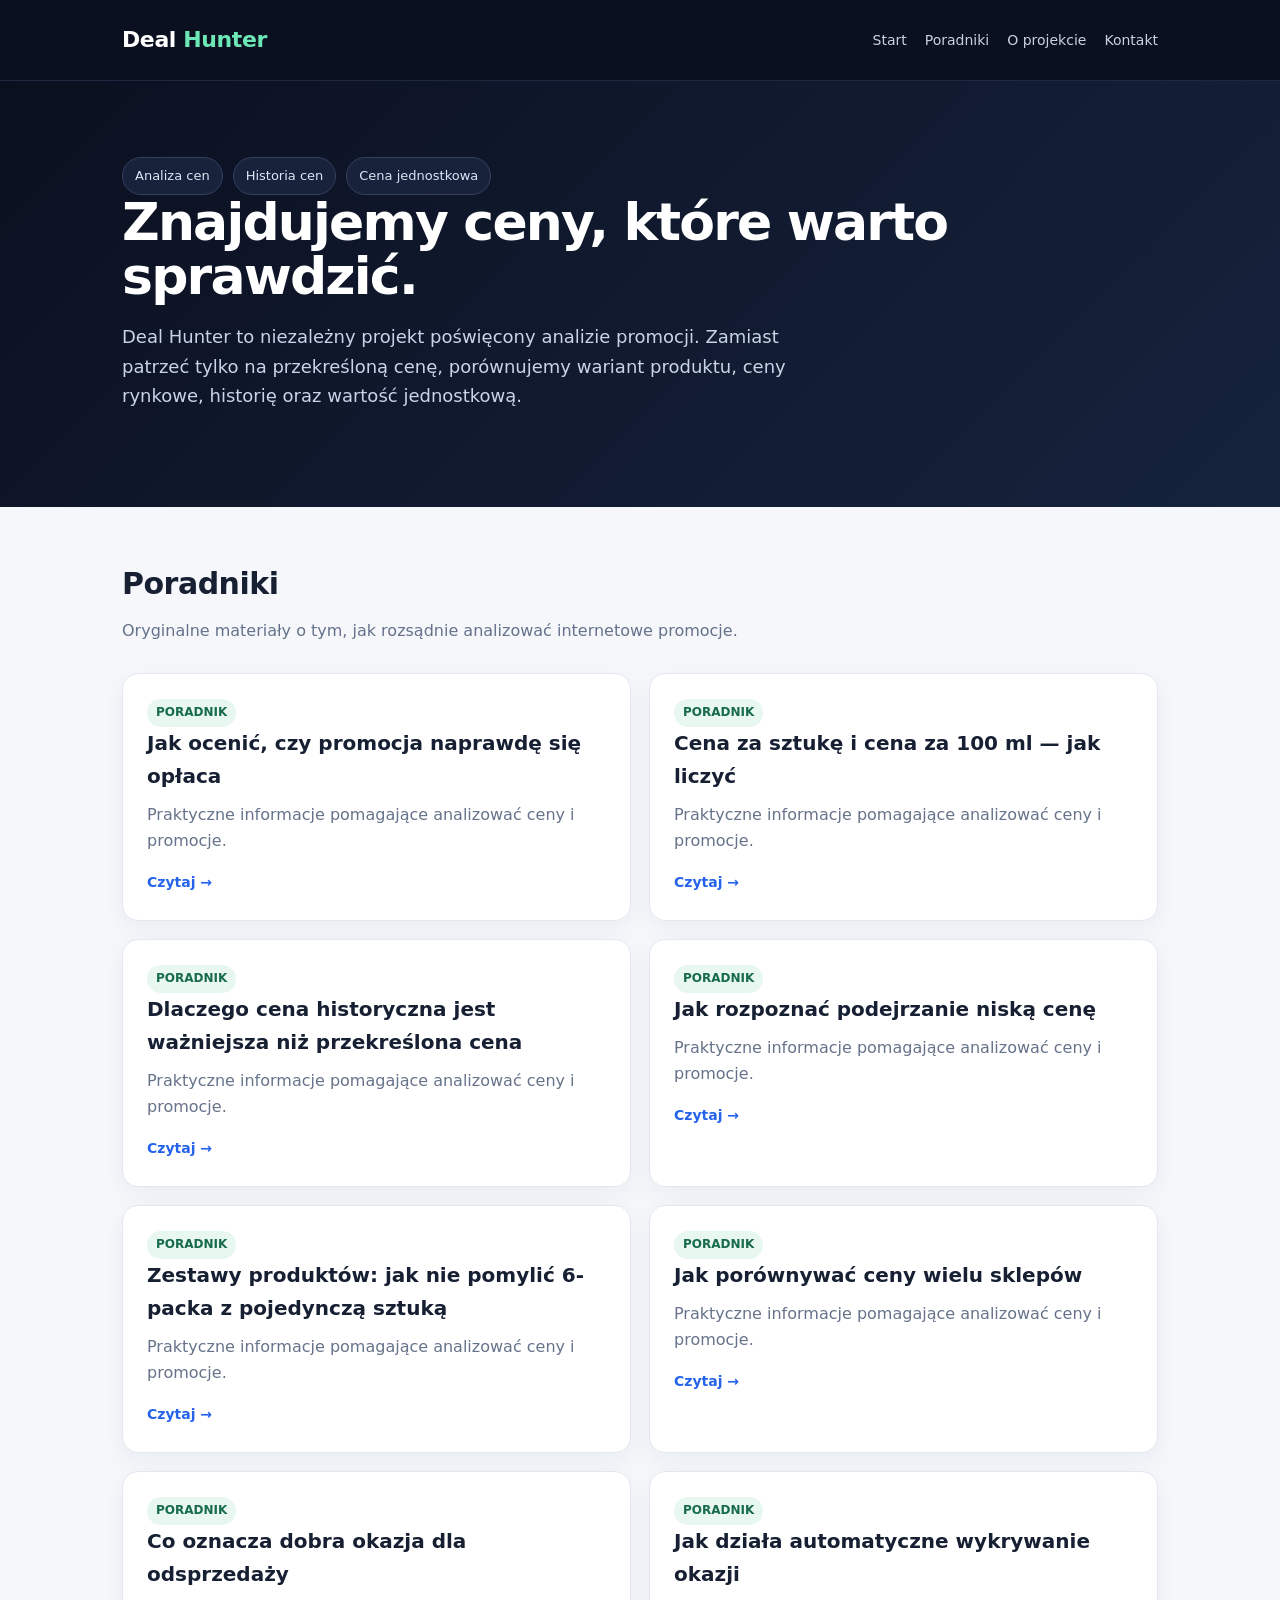
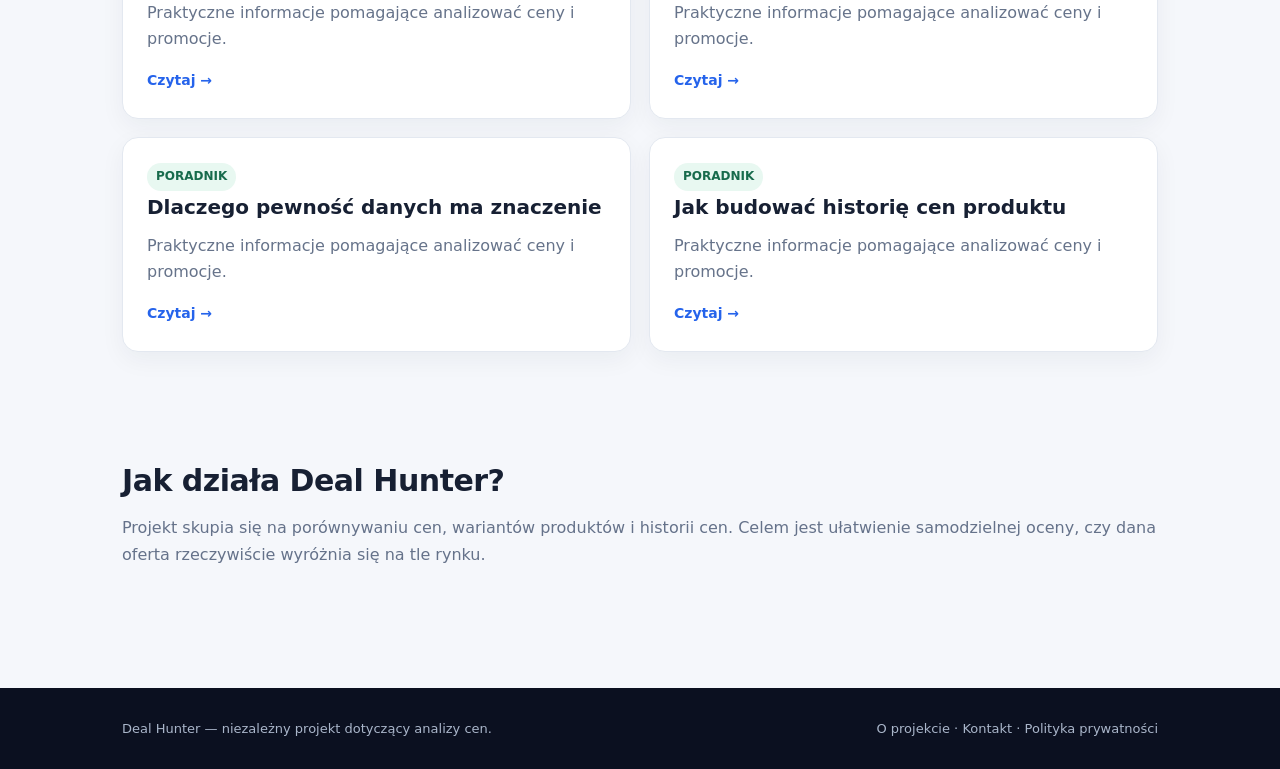
<file: index.html>
<!doctype html><html lang="pl"><head><meta charset="utf-8"><meta name="viewport" content="width=device-width,initial-scale=1">
<title>Deal Hunter — analiza promocji i cen</title>
<meta name="description" content="Deal Hunter — niezależny serwis o analizie promocji, cen, historii cen i cen jednostkowych.">
<link rel="stylesheet" href="style.css"></head><body>
<header><div class="wrap nav"><a class="brand" href="index.html">Deal <span>Hunter</span></a>
<nav><a href="index.html">Start</a><a href="index.html#articles">Poradniki</a><a href="o-projekcie.html">O projekcie</a><a href="kontakt.html">Kontakt</a></nav></div></header>

<section class="hero"><div class="wrap"><div class="badges"><span class="badge">Analiza cen</span><span class="badge">Historia cen</span><span class="badge">Cena jednostkowa</span></div>
<h1>Znajdujemy ceny, które warto sprawdzić.</h1>
<p>Deal Hunter to niezależny projekt poświęcony analizie promocji. Zamiast patrzeć tylko na przekreśloną cenę, porównujemy wariant produktu, ceny rynkowe, historię oraz wartość jednostkową.</p></div></section>

<section class="section" id="articles"><div class="wrap"><h2>Poradniki</h2><p class="lead">Oryginalne materiały o tym, jak rozsądnie analizować internetowe promocje.</p><div class="grid">
<article class="card"><span class="tag">PORADNIK</span><h3>Jak ocenić, czy promocja naprawdę się opłaca</h3><p>Praktyczne informacje pomagające analizować ceny i promocje.</p><a class="read" href="jak-ocenic-promocje.html">Czytaj →</a></article>
<article class="card"><span class="tag">PORADNIK</span><h3>Cena za sztukę i cena za 100 ml — jak liczyć</h3><p>Praktyczne informacje pomagające analizować ceny i promocje.</p><a class="read" href="cena-jednostkowa.html">Czytaj →</a></article>
<article class="card"><span class="tag">PORADNIK</span><h3>Dlaczego cena historyczna jest ważniejsza niż przekreślona cena</h3><p>Praktyczne informacje pomagające analizować ceny i promocje.</p><a class="read" href="cena-historyczna.html">Czytaj →</a></article>
<article class="card"><span class="tag">PORADNIK</span><h3>Jak rozpoznać podejrzanie niską cenę</h3><p>Praktyczne informacje pomagające analizować ceny i promocje.</p><a class="read" href="podejrzanie-niska-cena.html">Czytaj →</a></article>
<article class="card"><span class="tag">PORADNIK</span><h3>Zestawy produktów: jak nie pomylić 6-packa z pojedynczą sztuką</h3><p>Praktyczne informacje pomagające analizować ceny i promocje.</p><a class="read" href="zestawy-produktow.html">Czytaj →</a></article>
<article class="card"><span class="tag">PORADNIK</span><h3>Jak porównywać ceny wielu sklepów</h3><p>Praktyczne informacje pomagające analizować ceny i promocje.</p><a class="read" href="porownanie-cen.html">Czytaj →</a></article>
<article class="card"><span class="tag">PORADNIK</span><h3>Co oznacza dobra okazja dla odsprzedaży</h3><p>Praktyczne informacje pomagające analizować ceny i promocje.</p><a class="read" href="odsprzedaz.html">Czytaj →</a></article>
<article class="card"><span class="tag">PORADNIK</span><h3>Jak działa automatyczne wykrywanie okazji</h3><p>Praktyczne informacje pomagające analizować ceny i promocje.</p><a class="read" href="jak-dziala-deal-engine.html">Czytaj →</a></article>
<article class="card"><span class="tag">PORADNIK</span><h3>Dlaczego pewność danych ma znaczenie</h3><p>Praktyczne informacje pomagające analizować ceny i promocje.</p><a class="read" href="pewnosc-danych.html">Czytaj →</a></article>
<article class="card"><span class="tag">PORADNIK</span><h3>Jak budować historię cen produktu</h3><p>Praktyczne informacje pomagające analizować ceny i promocje.</p><a class="read" href="historia-cen.html">Czytaj →</a></article>
</div></div></section>

<section class="section"><div class="wrap"><h2>Jak działa Deal Hunter?</h2><p class="lead">Projekt skupia się na porównywaniu cen, wariantów produktów i historii cen. Celem jest ułatwienie samodzielnej oceny, czy dana oferta rzeczywiście wyróżnia się na tle rynku.</p></div></section>

<footer><div class="wrap footerline"><span>Deal Hunter — niezależny projekt dotyczący analizy cen.</span><span><a href="o-projekcie.html">O projekcie</a> · <a href="kontakt.html">Kontakt</a> · <a href="polityka-prywatnosci.html">Polityka prywatności</a></span></div></footer>
</body></html>
</file>
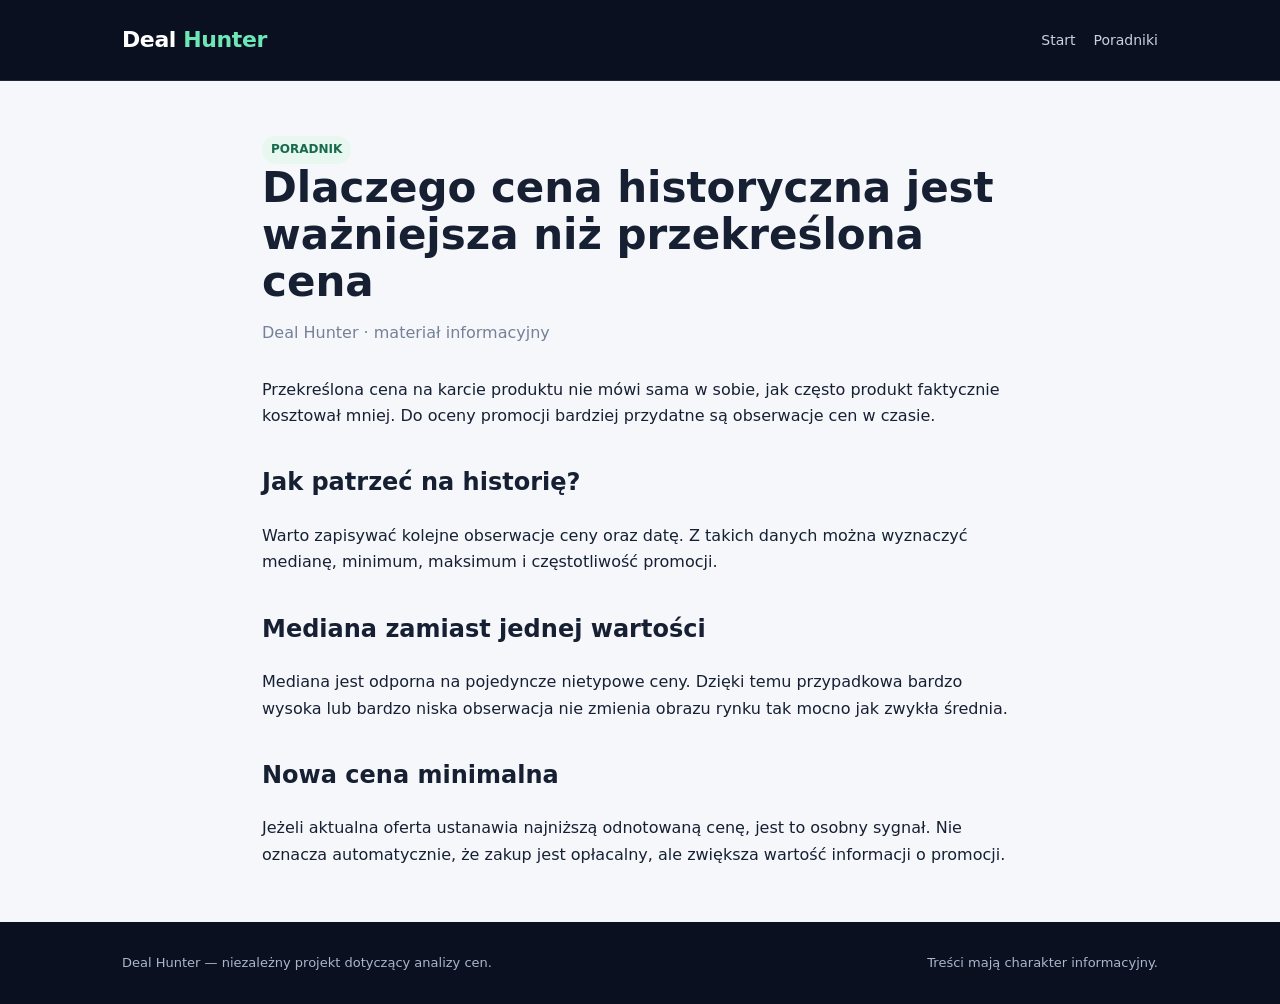
<file: cena-historyczna.html>
<!doctype html><html lang="pl"><head><meta charset="utf-8"><meta name="viewport" content="width=device-width,initial-scale=1">
<title>Dlaczego cena historyczna jest ważniejsza niż przekreślona cena — Deal Hunter</title><meta name="description" content="Deal Hunter — niezależny serwis o analizie promocji, cen i historii cen.">
<link rel="stylesheet" href="style.css"></head><body>
<header><div class="wrap nav"><a class="brand" href="index.html">Deal <span>Hunter</span></a><nav><a href="index.html">Start</a><a href="index.html#articles">Poradniki</a></nav></div></header>
<main class="wrap article"><span class="tag">PORADNIK</span><h1>Dlaczego cena historyczna jest ważniejsza niż przekreślona cena</h1><div class="meta">Deal Hunter · materiał informacyjny</div>Przekreślona cena na karcie produktu nie mówi sama w sobie, jak często produkt faktycznie kosztował mniej. Do oceny promocji bardziej przydatne są obserwacje cen w czasie.

<h2>Jak patrzeć na historię?</h2>
<p>Warto zapisywać kolejne obserwacje ceny oraz datę. Z takich danych można wyznaczyć medianę, minimum, maksimum i częstotliwość promocji.</p>
<h2>Mediana zamiast jednej wartości</h2>
<p>Mediana jest odporna na pojedyncze nietypowe ceny. Dzięki temu przypadkowa bardzo wysoka lub bardzo niska obserwacja nie zmienia obrazu rynku tak mocno jak zwykła średnia.</p>
<h2>Nowa cena minimalna</h2>
<p>Jeżeli aktualna oferta ustanawia najniższą odnotowaną cenę, jest to osobny sygnał. Nie oznacza automatycznie, że zakup jest opłacalny, ale zwiększa wartość informacji o promocji.</p></main>
<footer><div class="wrap footerline"><span>Deal Hunter — niezależny projekt dotyczący analizy cen.</span><span>Treści mają charakter informacyjny.</span></div></footer>
</body></html>
</file>
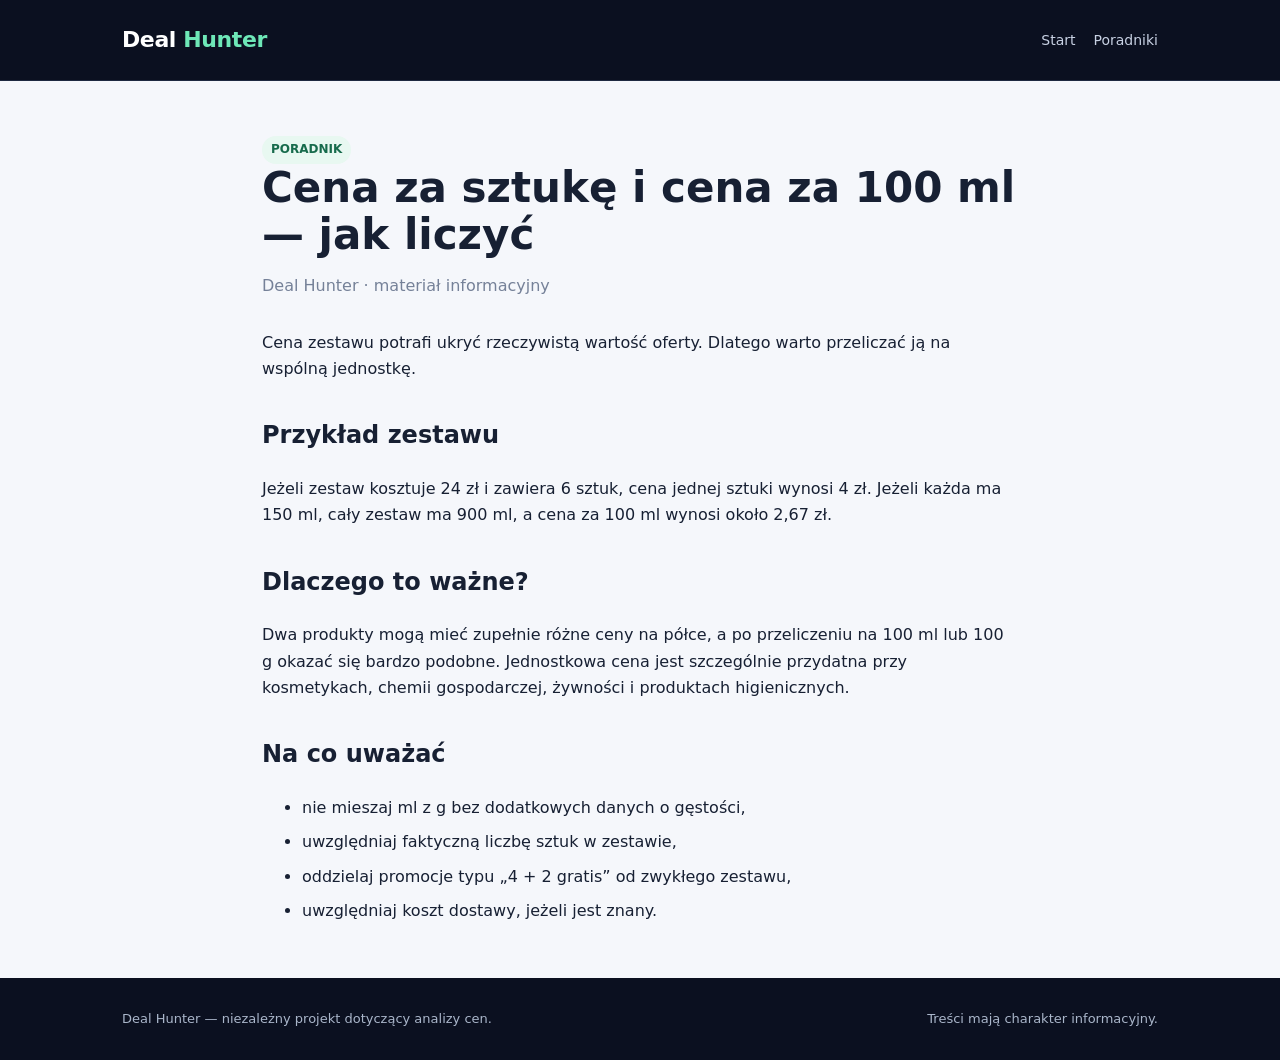
<file: cena-jednostkowa.html>
<!doctype html><html lang="pl"><head><meta charset="utf-8"><meta name="viewport" content="width=device-width,initial-scale=1">
<title>Cena za sztukę i cena za 100 ml — jak liczyć — Deal Hunter</title><meta name="description" content="Deal Hunter — niezależny serwis o analizie promocji, cen i historii cen.">
<link rel="stylesheet" href="style.css"></head><body>
<header><div class="wrap nav"><a class="brand" href="index.html">Deal <span>Hunter</span></a><nav><a href="index.html">Start</a><a href="index.html#articles">Poradniki</a></nav></div></header>
<main class="wrap article"><span class="tag">PORADNIK</span><h1>Cena za sztukę i cena za 100 ml — jak liczyć</h1><div class="meta">Deal Hunter · materiał informacyjny</div>Cena zestawu potrafi ukryć rzeczywistą wartość oferty. Dlatego warto przeliczać ją na wspólną jednostkę.

<h2>Przykład zestawu</h2>
<p>Jeżeli zestaw kosztuje 24 zł i zawiera 6 sztuk, cena jednej sztuki wynosi 4 zł. Jeżeli każda ma 150 ml, cały zestaw ma 900 ml, a cena za 100 ml wynosi około 2,67 zł.</p>
<h2>Dlaczego to ważne?</h2>
<p>Dwa produkty mogą mieć zupełnie różne ceny na półce, a po przeliczeniu na 100 ml lub 100 g okazać się bardzo podobne. Jednostkowa cena jest szczególnie przydatna przy kosmetykach, chemii gospodarczej, żywności i produktach higienicznych.</p>
<h2>Na co uważać</h2>
<ul><li>nie mieszaj ml z g bez dodatkowych danych o gęstości,</li><li>uwzględniaj faktyczną liczbę sztuk w zestawie,</li><li>oddzielaj promocje typu „4 + 2 gratis” od zwykłego zestawu,</li><li>uwzględniaj koszt dostawy, jeżeli jest znany.</li></ul></main>
<footer><div class="wrap footerline"><span>Deal Hunter — niezależny projekt dotyczący analizy cen.</span><span>Treści mają charakter informacyjny.</span></div></footer>
</body></html>
</file>
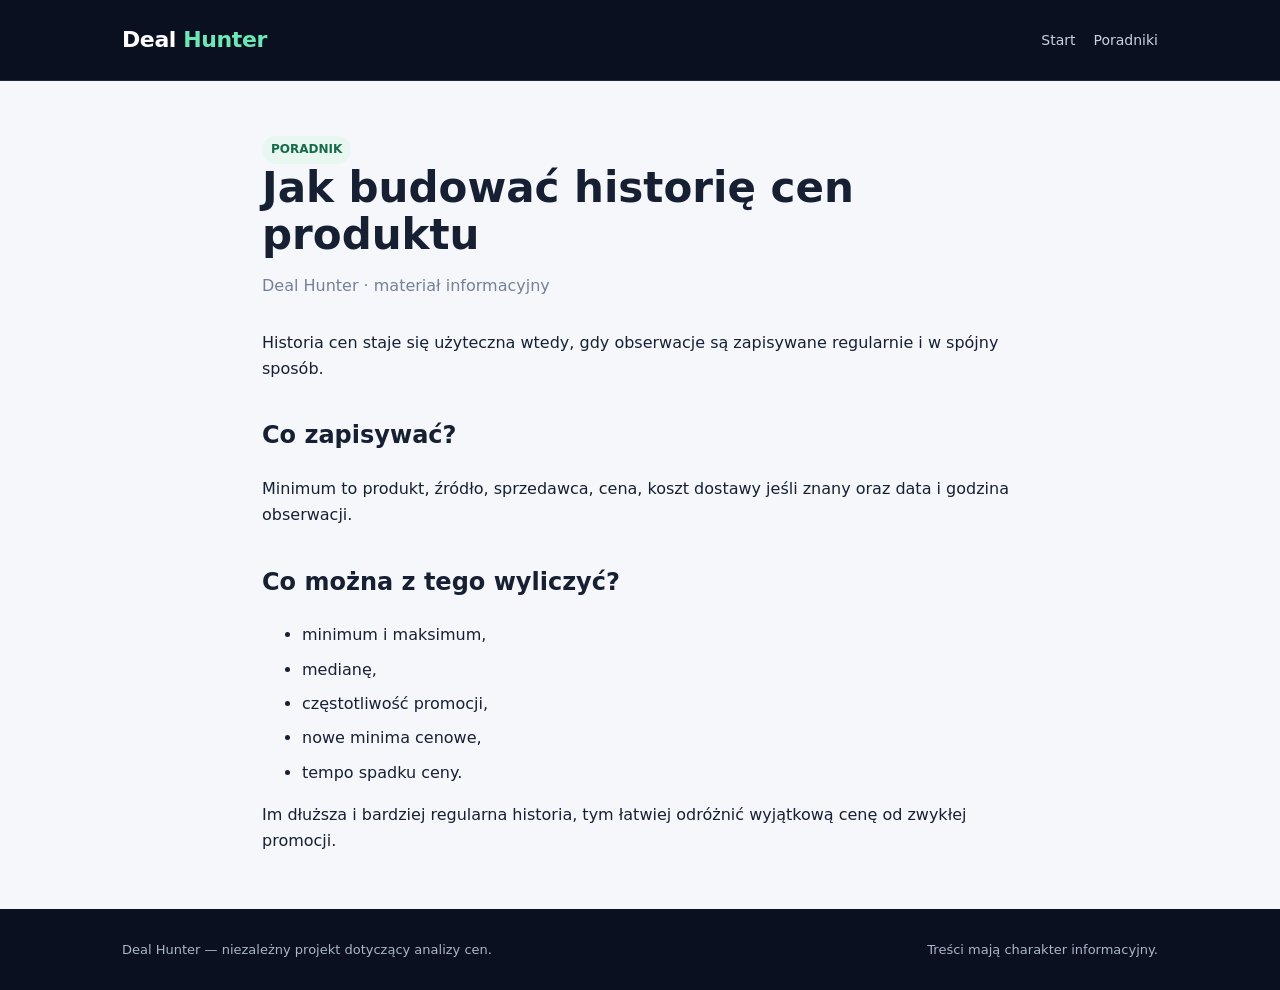
<file: historia-cen.html>
<!doctype html><html lang="pl"><head><meta charset="utf-8"><meta name="viewport" content="width=device-width,initial-scale=1">
<title>Jak budować historię cen produktu — Deal Hunter</title><meta name="description" content="Deal Hunter — niezależny serwis o analizie promocji, cen i historii cen.">
<link rel="stylesheet" href="style.css"></head><body>
<header><div class="wrap nav"><a class="brand" href="index.html">Deal <span>Hunter</span></a><nav><a href="index.html">Start</a><a href="index.html#articles">Poradniki</a></nav></div></header>
<main class="wrap article"><span class="tag">PORADNIK</span><h1>Jak budować historię cen produktu</h1><div class="meta">Deal Hunter · materiał informacyjny</div>Historia cen staje się użyteczna wtedy, gdy obserwacje są zapisywane regularnie i w spójny sposób.

<h2>Co zapisywać?</h2>
<p>Minimum to produkt, źródło, sprzedawca, cena, koszt dostawy jeśli znany oraz data i godzina obserwacji.</p>
<h2>Co można z tego wyliczyć?</h2>
<ul><li>minimum i maksimum,</li><li>medianę,</li><li>częstotliwość promocji,</li><li>nowe minima cenowe,</li><li>tempo spadku ceny.</li></ul>
<p>Im dłuższa i bardziej regularna historia, tym łatwiej odróżnić wyjątkową cenę od zwykłej promocji.</p></main>
<footer><div class="wrap footerline"><span>Deal Hunter — niezależny projekt dotyczący analizy cen.</span><span>Treści mają charakter informacyjny.</span></div></footer>
</body></html>
</file>
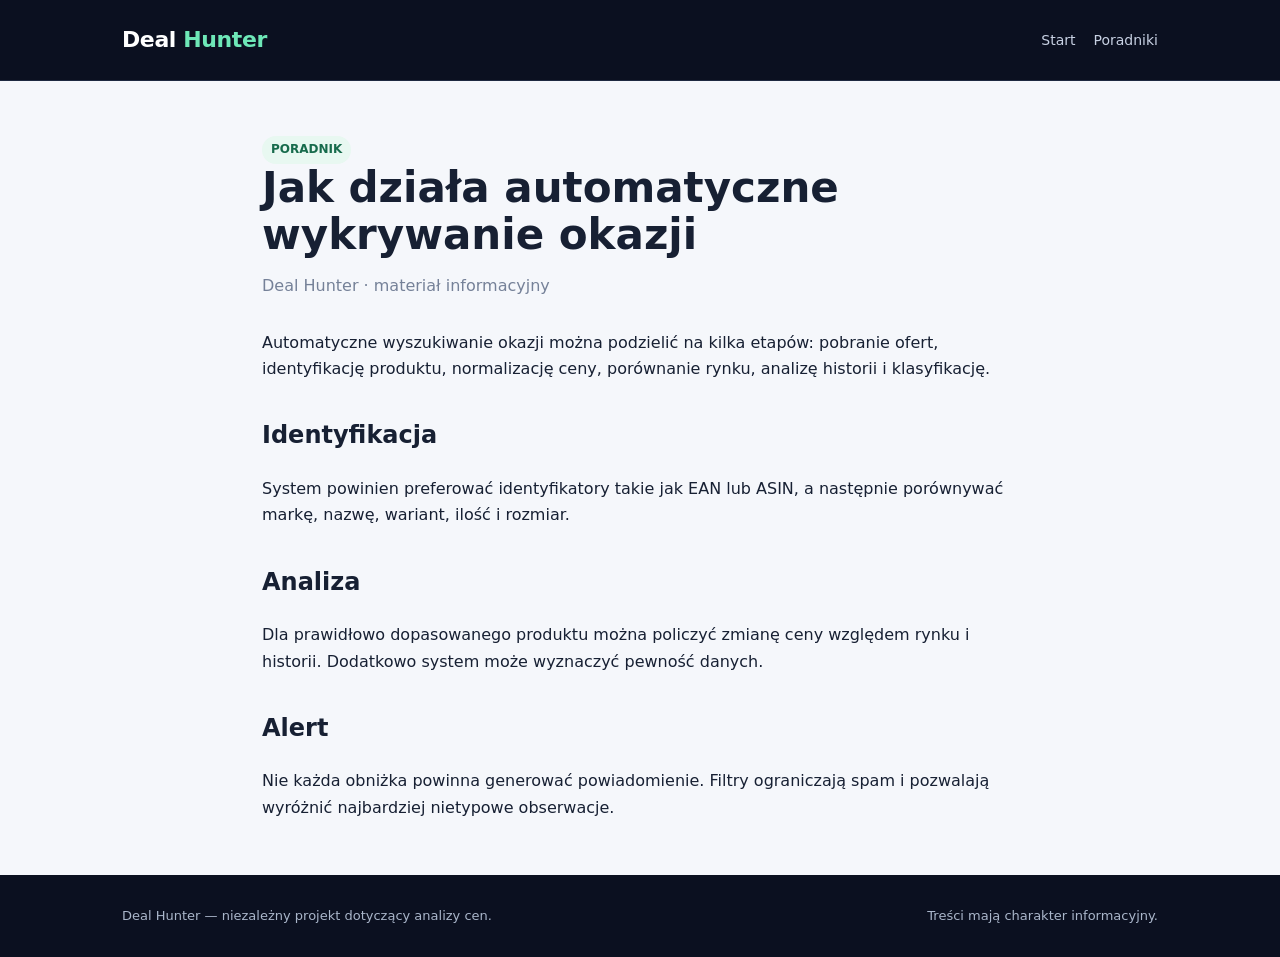
<file: jak-dziala-deal-engine.html>
<!doctype html><html lang="pl"><head><meta charset="utf-8"><meta name="viewport" content="width=device-width,initial-scale=1">
<title>Jak działa automatyczne wykrywanie okazji — Deal Hunter</title><meta name="description" content="Deal Hunter — niezależny serwis o analizie promocji, cen i historii cen.">
<link rel="stylesheet" href="style.css"></head><body>
<header><div class="wrap nav"><a class="brand" href="index.html">Deal <span>Hunter</span></a><nav><a href="index.html">Start</a><a href="index.html#articles">Poradniki</a></nav></div></header>
<main class="wrap article"><span class="tag">PORADNIK</span><h1>Jak działa automatyczne wykrywanie okazji</h1><div class="meta">Deal Hunter · materiał informacyjny</div>Automatyczne wyszukiwanie okazji można podzielić na kilka etapów: pobranie ofert, identyfikację produktu, normalizację ceny, porównanie rynku, analizę historii i klasyfikację.

<h2>Identyfikacja</h2>
<p>System powinien preferować identyfikatory takie jak EAN lub ASIN, a następnie porównywać markę, nazwę, wariant, ilość i rozmiar.</p>
<h2>Analiza</h2>
<p>Dla prawidłowo dopasowanego produktu można policzyć zmianę ceny względem rynku i historii. Dodatkowo system może wyznaczyć pewność danych.</p>
<h2>Alert</h2>
<p>Nie każda obniżka powinna generować powiadomienie. Filtry ograniczają spam i pozwalają wyróżnić najbardziej nietypowe obserwacje.</p></main>
<footer><div class="wrap footerline"><span>Deal Hunter — niezależny projekt dotyczący analizy cen.</span><span>Treści mają charakter informacyjny.</span></div></footer>
</body></html>
</file>
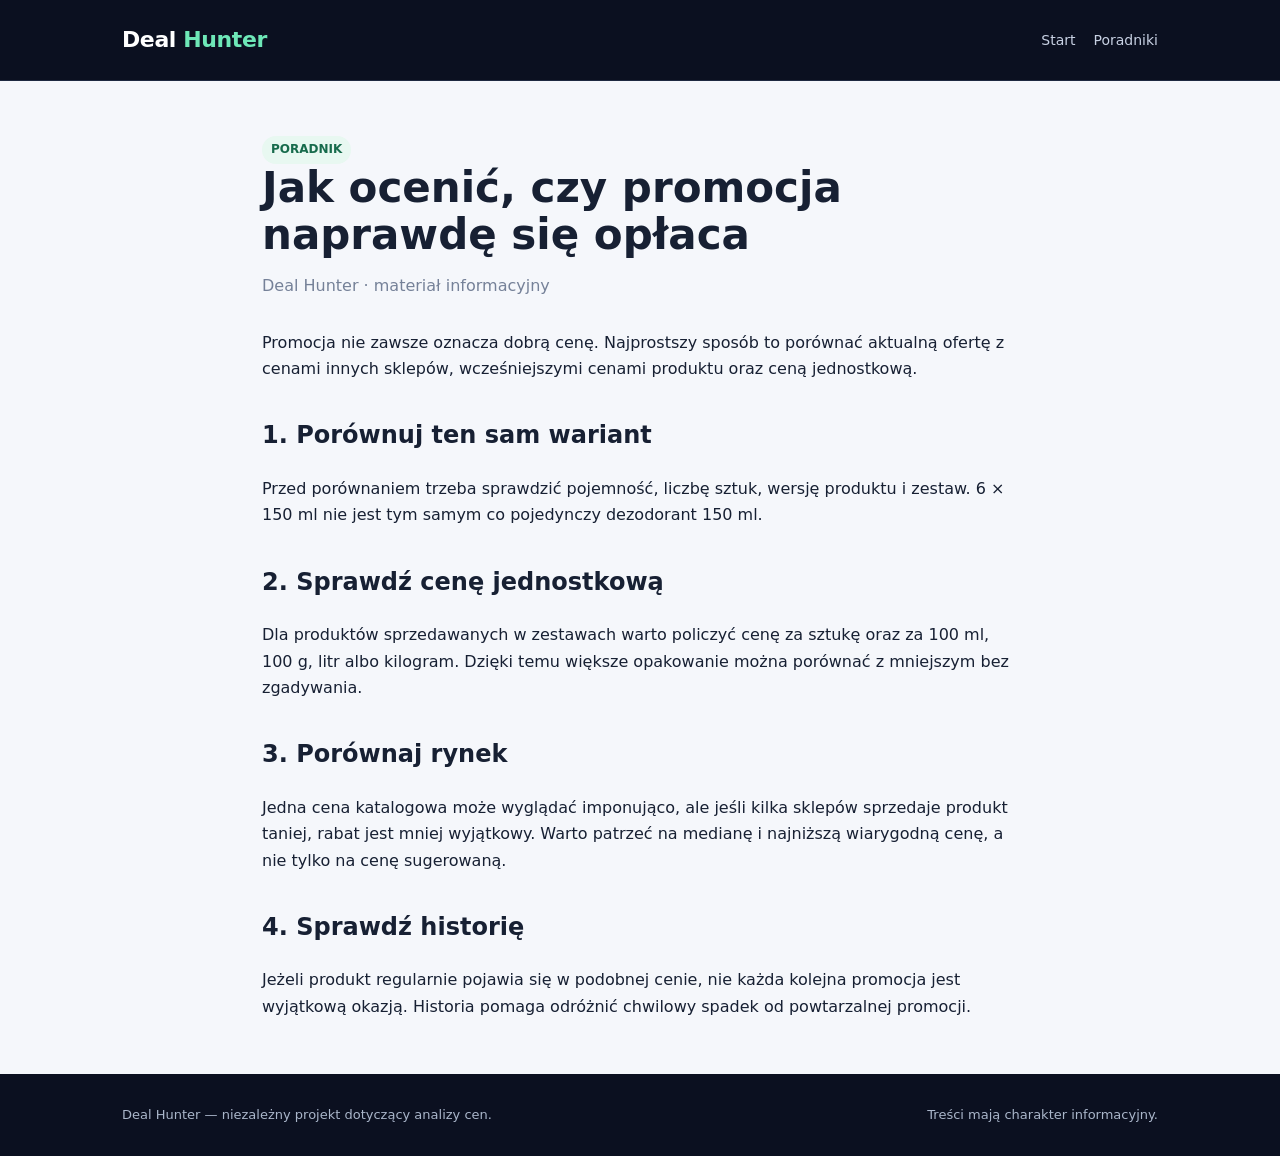
<file: jak-ocenic-promocje.html>
<!doctype html><html lang="pl"><head><meta charset="utf-8"><meta name="viewport" content="width=device-width,initial-scale=1">
<title>Jak ocenić, czy promocja naprawdę się opłaca — Deal Hunter</title><meta name="description" content="Deal Hunter — niezależny serwis o analizie promocji, cen i historii cen.">
<link rel="stylesheet" href="style.css"></head><body>
<header><div class="wrap nav"><a class="brand" href="index.html">Deal <span>Hunter</span></a><nav><a href="index.html">Start</a><a href="index.html#articles">Poradniki</a></nav></div></header>
<main class="wrap article"><span class="tag">PORADNIK</span><h1>Jak ocenić, czy promocja naprawdę się opłaca</h1><div class="meta">Deal Hunter · materiał informacyjny</div>Promocja nie zawsze oznacza dobrą cenę. Najprostszy sposób to porównać aktualną ofertę z cenami innych sklepów, wcześniejszymi cenami produktu oraz ceną jednostkową.

<h2>1. Porównuj ten sam wariant</h2>
<p>Przed porównaniem trzeba sprawdzić pojemność, liczbę sztuk, wersję produktu i zestaw. 6 × 150 ml nie jest tym samym co pojedynczy dezodorant 150 ml.</p>
<h2>2. Sprawdź cenę jednostkową</h2>
<p>Dla produktów sprzedawanych w zestawach warto policzyć cenę za sztukę oraz za 100 ml, 100 g, litr albo kilogram. Dzięki temu większe opakowanie można porównać z mniejszym bez zgadywania.</p>
<h2>3. Porównaj rynek</h2>
<p>Jedna cena katalogowa może wyglądać imponująco, ale jeśli kilka sklepów sprzedaje produkt taniej, rabat jest mniej wyjątkowy. Warto patrzeć na medianę i najniższą wiarygodną cenę, a nie tylko na cenę sugerowaną.</p>
<h2>4. Sprawdź historię</h2>
<p>Jeżeli produkt regularnie pojawia się w podobnej cenie, nie każda kolejna promocja jest wyjątkową okazją. Historia pomaga odróżnić chwilowy spadek od powtarzalnej promocji.</p></main>
<footer><div class="wrap footerline"><span>Deal Hunter — niezależny projekt dotyczący analizy cen.</span><span>Treści mają charakter informacyjny.</span></div></footer>
</body></html>
</file>
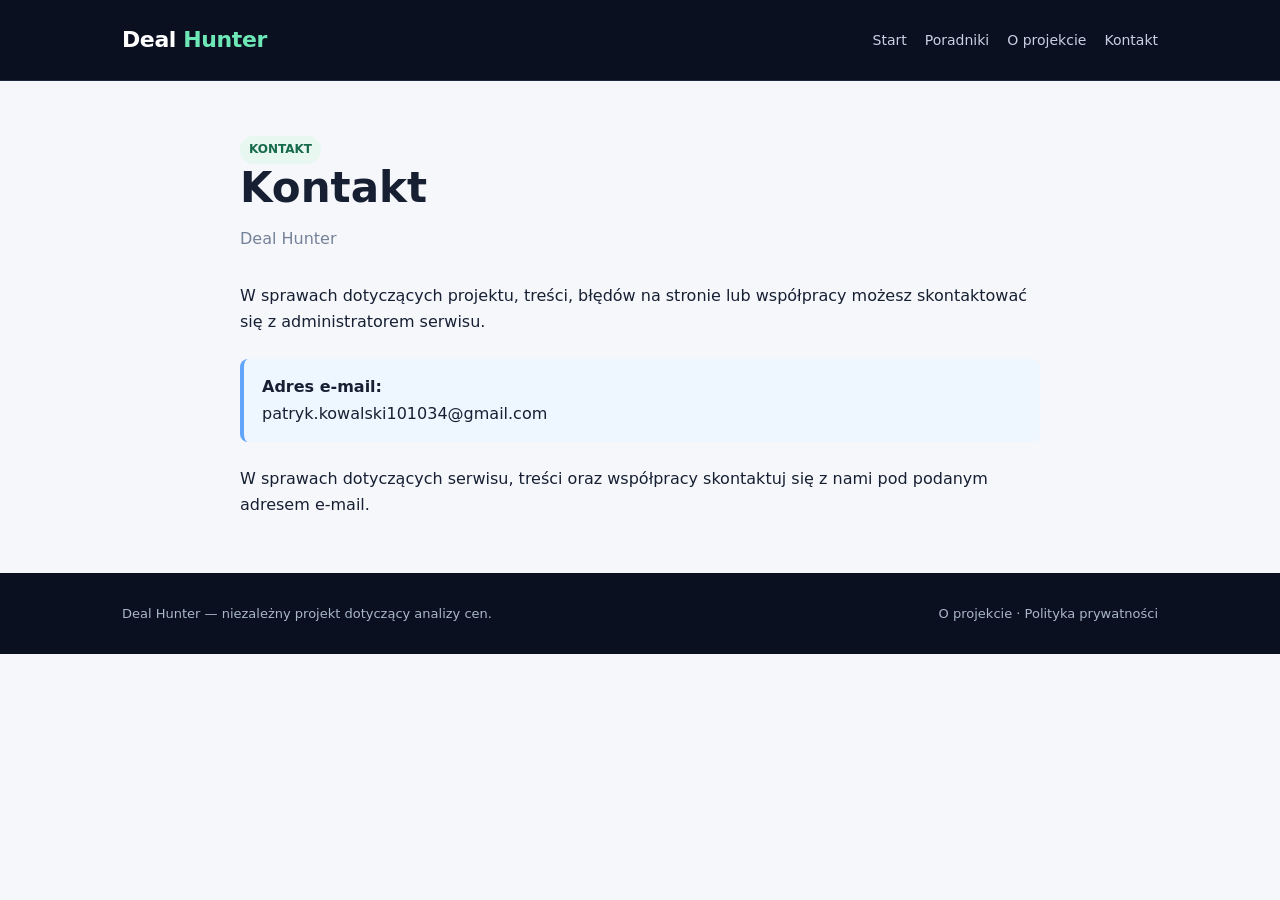
<file: kontakt.html>
<!doctype html><html lang="pl"><head><meta charset="utf-8"><meta name="viewport" content="width=device-width,initial-scale=1">
<title>Kontakt — Deal Hunter</title><meta name="description" content="Kontakt z projektem Deal Hunter.">
<link rel="stylesheet" href="style.css"></head><body>
<header><div class="wrap nav"><a class="brand" href="index.html">Deal <span>Hunter</span></a><nav><a href="index.html">Start</a><a href="index.html#articles">Poradniki</a><a href="o-projekcie.html">O projekcie</a><a href="kontakt.html">Kontakt</a></nav></div></header>
<main class="article"><span class="tag">KONTAKT</span><h1>Kontakt</h1><div class="meta">Deal Hunter</div>
<p>W sprawach dotyczących projektu, treści, błędów na stronie lub współpracy możesz skontaktować się z administratorem serwisu.</p>
<div class="note"><strong>Adres e-mail:</strong><br><span>patryk.kowalski101034@gmail.com</span></div>
<p>W sprawach dotyczących serwisu, treści oraz współpracy skontaktuj się z nami pod podanym adresem e-mail.</p>
</main>
<footer><div class="wrap footerline"><span>Deal Hunter — niezależny projekt dotyczący analizy cen.</span><span><a href="o-projekcie.html">O projekcie</a> · <a href="polityka-prywatnosci.html">Polityka prywatności</a></span></div></footer>
</body></html>
</file>
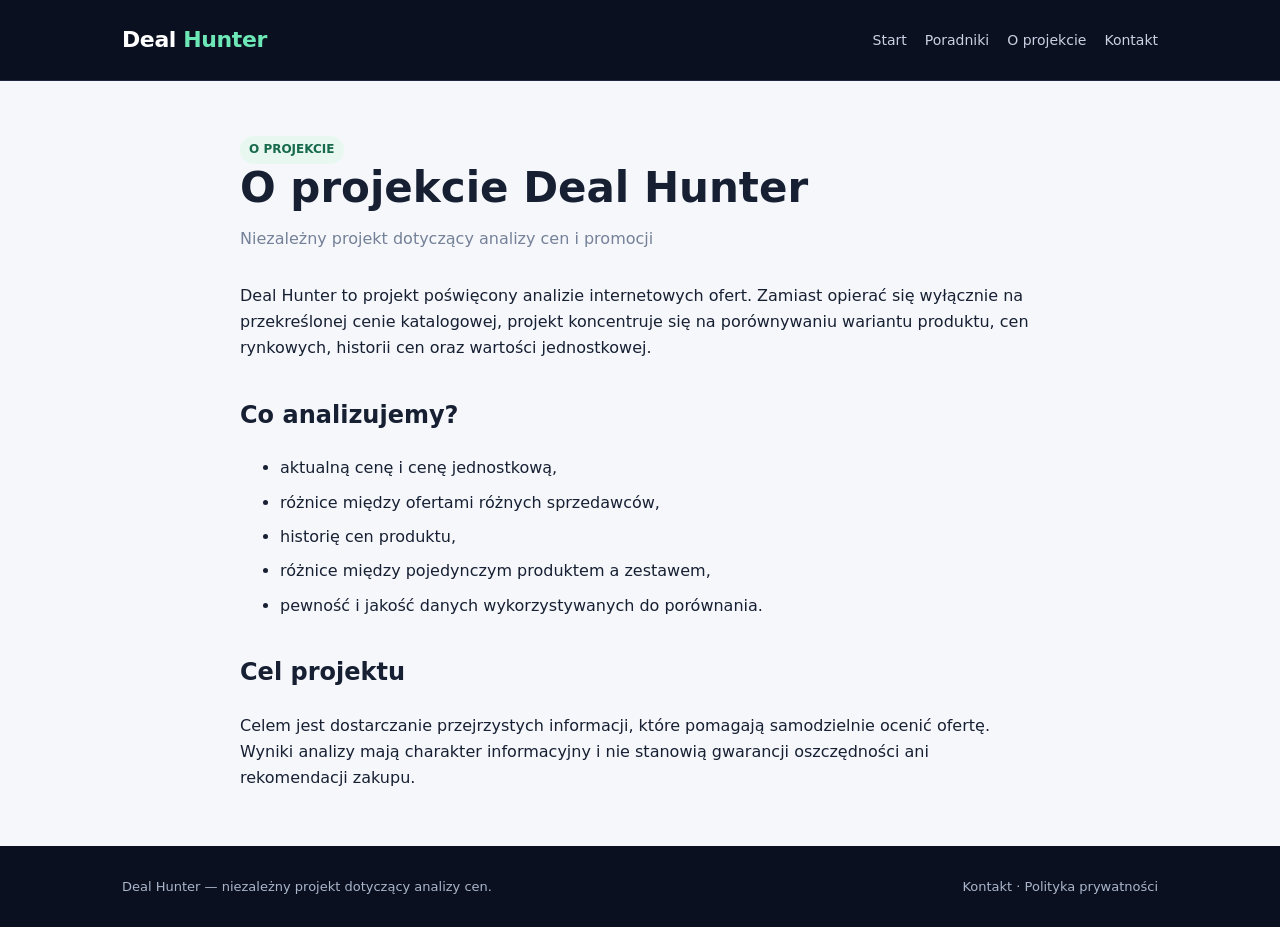
<file: o-projekcie.html>
<!doctype html><html lang="pl"><head><meta charset="utf-8"><meta name="viewport" content="width=device-width,initial-scale=1">
<title>O projekcie — Deal Hunter</title><meta name="description" content="Informacje o projekcie Deal Hunter i sposobie analizy promocji.">
<link rel="stylesheet" href="style.css"></head><body>
<header><div class="wrap nav"><a class="brand" href="index.html">Deal <span>Hunter</span></a><nav><a href="index.html">Start</a><a href="index.html#articles">Poradniki</a><a href="o-projekcie.html">O projekcie</a><a href="kontakt.html">Kontakt</a></nav></div></header>
<main class="article"><span class="tag">O PROJEKCIE</span><h1>O projekcie Deal Hunter</h1><div class="meta">Niezależny projekt dotyczący analizy cen i promocji</div>
<p>Deal Hunter to projekt poświęcony analizie internetowych ofert. Zamiast opierać się wyłącznie na przekreślonej cenie katalogowej, projekt koncentruje się na porównywaniu wariantu produktu, cen rynkowych, historii cen oraz wartości jednostkowej.</p>
<h2>Co analizujemy?</h2><ul><li>aktualną cenę i cenę jednostkową,</li><li>różnice między ofertami różnych sprzedawców,</li><li>historię cen produktu,</li><li>różnice między pojedynczym produktem a zestawem,</li><li>pewność i jakość danych wykorzystywanych do porównania.</li></ul>
<h2>Cel projektu</h2><p>Celem jest dostarczanie przejrzystych informacji, które pomagają samodzielnie ocenić ofertę. Wyniki analizy mają charakter informacyjny i nie stanowią gwarancji oszczędności ani rekomendacji zakupu.</p>
</main>
<footer><div class="wrap footerline"><span>Deal Hunter — niezależny projekt dotyczący analizy cen.</span><span><a href="kontakt.html">Kontakt</a> · <a href="polityka-prywatnosci.html">Polityka prywatności</a></span></div></footer>
</body></html>
</file>
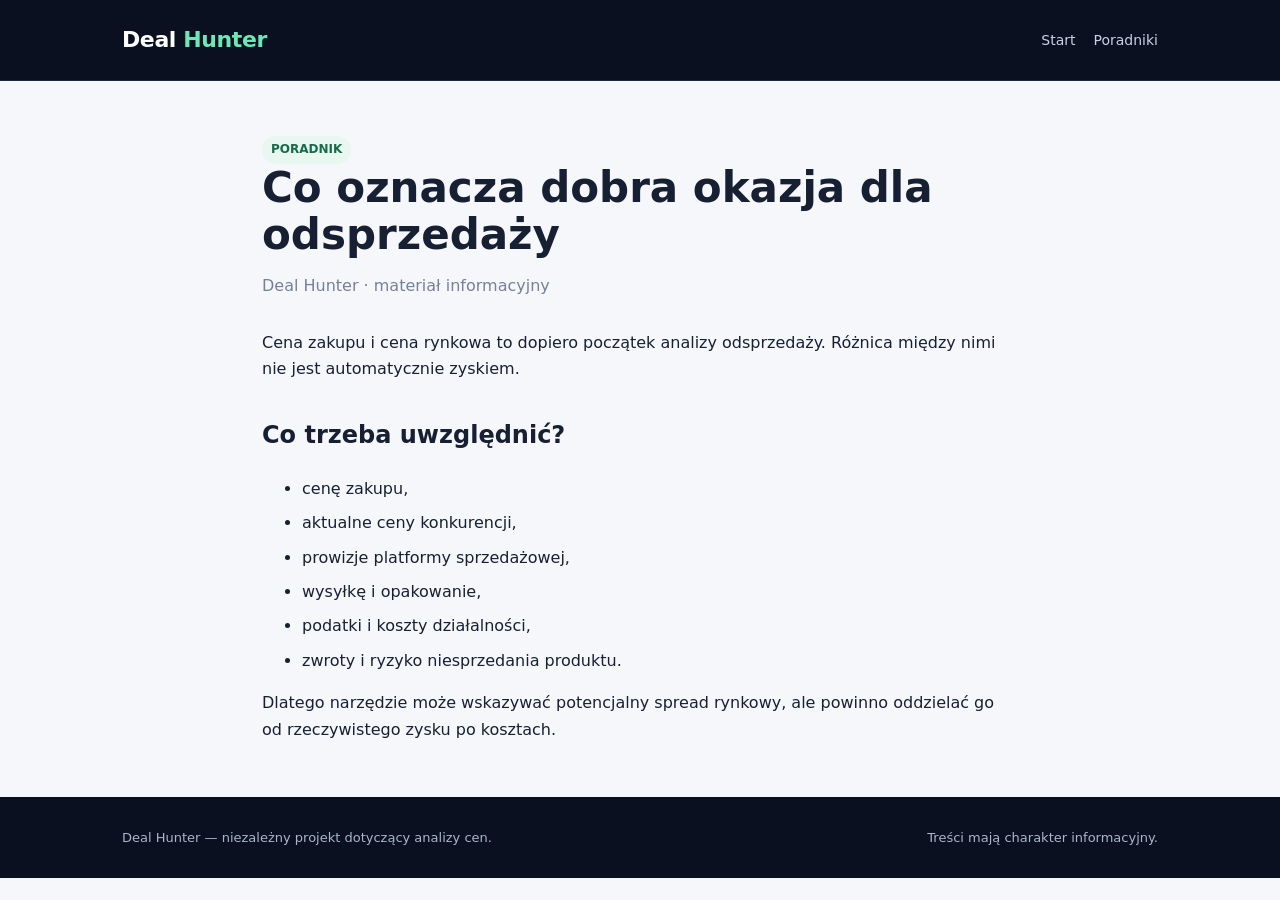
<file: odsprzedaz.html>
<!doctype html><html lang="pl"><head><meta charset="utf-8"><meta name="viewport" content="width=device-width,initial-scale=1">
<title>Co oznacza dobra okazja dla odsprzedaży — Deal Hunter</title><meta name="description" content="Deal Hunter — niezależny serwis o analizie promocji, cen i historii cen.">
<link rel="stylesheet" href="style.css"></head><body>
<header><div class="wrap nav"><a class="brand" href="index.html">Deal <span>Hunter</span></a><nav><a href="index.html">Start</a><a href="index.html#articles">Poradniki</a></nav></div></header>
<main class="wrap article"><span class="tag">PORADNIK</span><h1>Co oznacza dobra okazja dla odsprzedaży</h1><div class="meta">Deal Hunter · materiał informacyjny</div>Cena zakupu i cena rynkowa to dopiero początek analizy odsprzedaży. Różnica między nimi nie jest automatycznie zyskiem.

<h2>Co trzeba uwzględnić?</h2>
<ul><li>cenę zakupu,</li><li>aktualne ceny konkurencji,</li><li>prowizje platformy sprzedażowej,</li><li>wysyłkę i opakowanie,</li><li>podatki i koszty działalności,</li><li>zwroty i ryzyko niesprzedania produktu.</li></ul>
<p>Dlatego narzędzie może wskazywać potencjalny spread rynkowy, ale powinno oddzielać go od rzeczywistego zysku po kosztach.</p></main>
<footer><div class="wrap footerline"><span>Deal Hunter — niezależny projekt dotyczący analizy cen.</span><span>Treści mają charakter informacyjny.</span></div></footer>
</body></html>
</file>
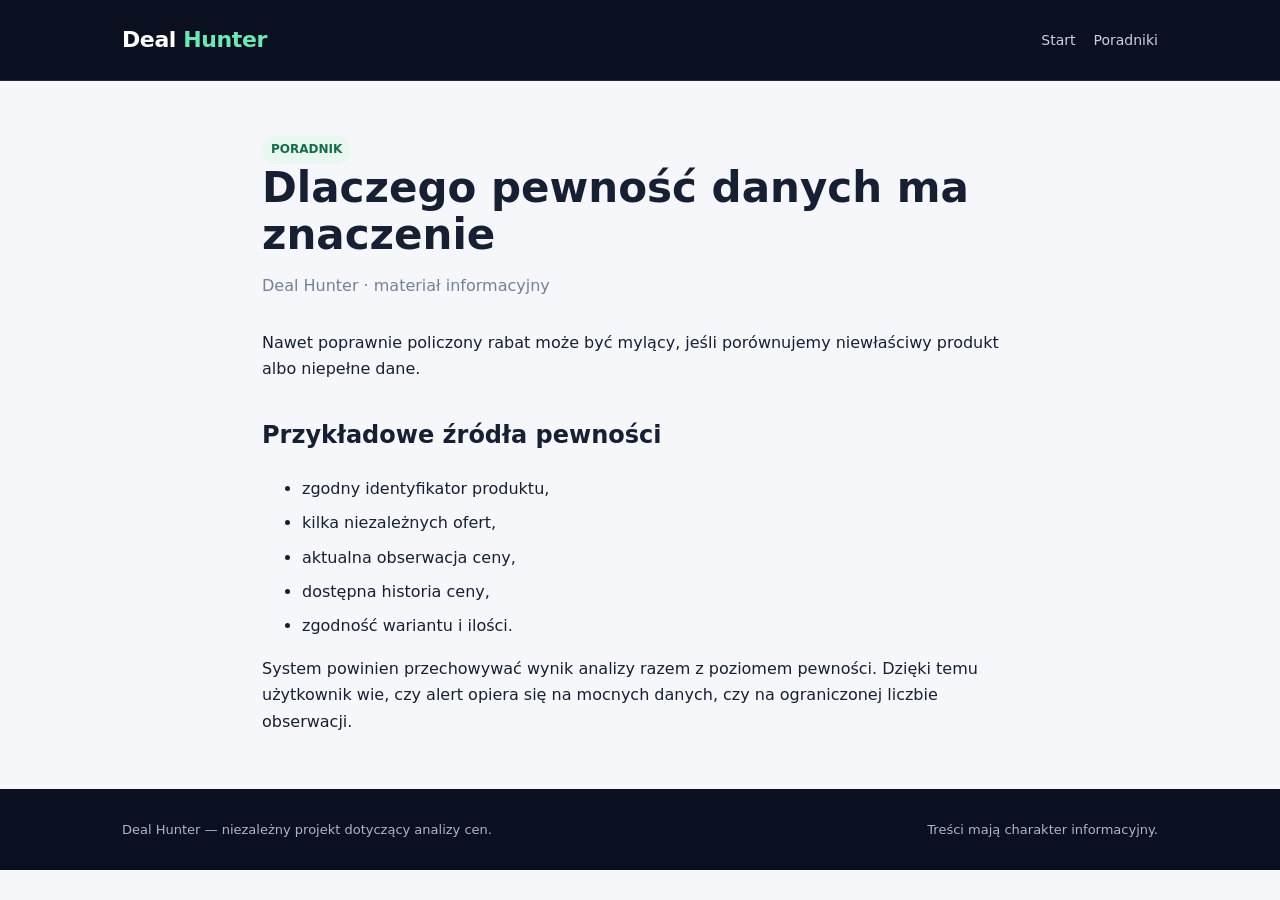
<file: pewnosc-danych.html>
<!doctype html><html lang="pl"><head><meta charset="utf-8"><meta name="viewport" content="width=device-width,initial-scale=1">
<title>Dlaczego pewność danych ma znaczenie — Deal Hunter</title><meta name="description" content="Deal Hunter — niezależny serwis o analizie promocji, cen i historii cen.">
<link rel="stylesheet" href="style.css"></head><body>
<header><div class="wrap nav"><a class="brand" href="index.html">Deal <span>Hunter</span></a><nav><a href="index.html">Start</a><a href="index.html#articles">Poradniki</a></nav></div></header>
<main class="wrap article"><span class="tag">PORADNIK</span><h1>Dlaczego pewność danych ma znaczenie</h1><div class="meta">Deal Hunter · materiał informacyjny</div>Nawet poprawnie policzony rabat może być mylący, jeśli porównujemy niewłaściwy produkt albo niepełne dane.

<h2>Przykładowe źródła pewności</h2>
<ul><li>zgodny identyfikator produktu,</li><li>kilka niezależnych ofert,</li><li>aktualna obserwacja ceny,</li><li>dostępna historia ceny,</li><li>zgodność wariantu i ilości.</li></ul>
<p>System powinien przechowywać wynik analizy razem z poziomem pewności. Dzięki temu użytkownik wie, czy alert opiera się na mocnych danych, czy na ograniczonej liczbie obserwacji.</p></main>
<footer><div class="wrap footerline"><span>Deal Hunter — niezależny projekt dotyczący analizy cen.</span><span>Treści mają charakter informacyjny.</span></div></footer>
</body></html>
</file>
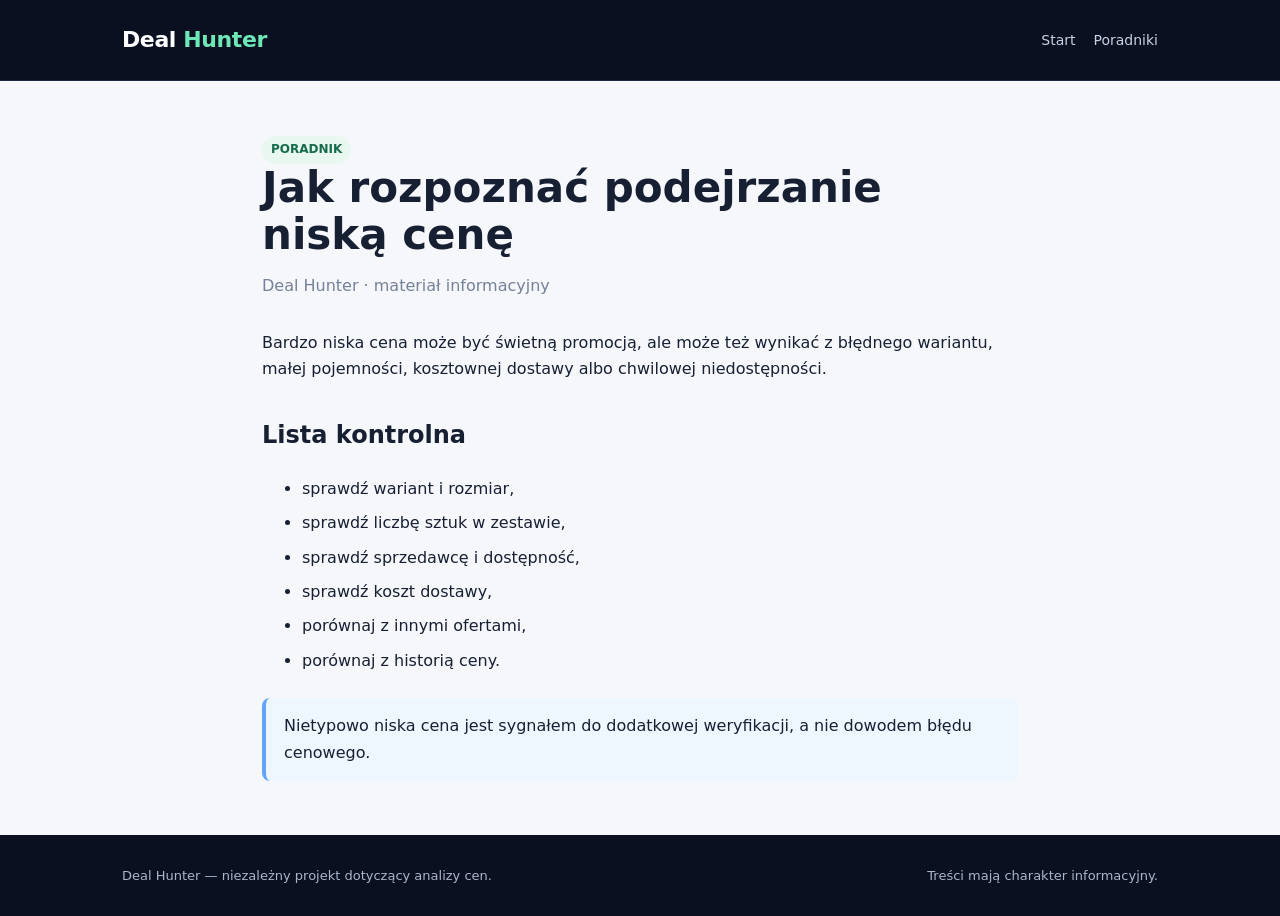
<file: podejrzanie-niska-cena.html>
<!doctype html><html lang="pl"><head><meta charset="utf-8"><meta name="viewport" content="width=device-width,initial-scale=1">
<title>Jak rozpoznać podejrzanie niską cenę — Deal Hunter</title><meta name="description" content="Deal Hunter — niezależny serwis o analizie promocji, cen i historii cen.">
<link rel="stylesheet" href="style.css"></head><body>
<header><div class="wrap nav"><a class="brand" href="index.html">Deal <span>Hunter</span></a><nav><a href="index.html">Start</a><a href="index.html#articles">Poradniki</a></nav></div></header>
<main class="wrap article"><span class="tag">PORADNIK</span><h1>Jak rozpoznać podejrzanie niską cenę</h1><div class="meta">Deal Hunter · materiał informacyjny</div>Bardzo niska cena może być świetną promocją, ale może też wynikać z błędnego wariantu, małej pojemności, kosztownej dostawy albo chwilowej niedostępności.

<h2>Lista kontrolna</h2>
<ul><li>sprawdź wariant i rozmiar,</li><li>sprawdź liczbę sztuk w zestawie,</li><li>sprawdź sprzedawcę i dostępność,</li><li>sprawdź koszt dostawy,</li><li>porównaj z innymi ofertami,</li><li>porównaj z historią ceny.</li></ul>
<div class="note">Nietypowo niska cena jest sygnałem do dodatkowej weryfikacji, a nie dowodem błędu cenowego.</div></main>
<footer><div class="wrap footerline"><span>Deal Hunter — niezależny projekt dotyczący analizy cen.</span><span>Treści mają charakter informacyjny.</span></div></footer>
</body></html>
</file>
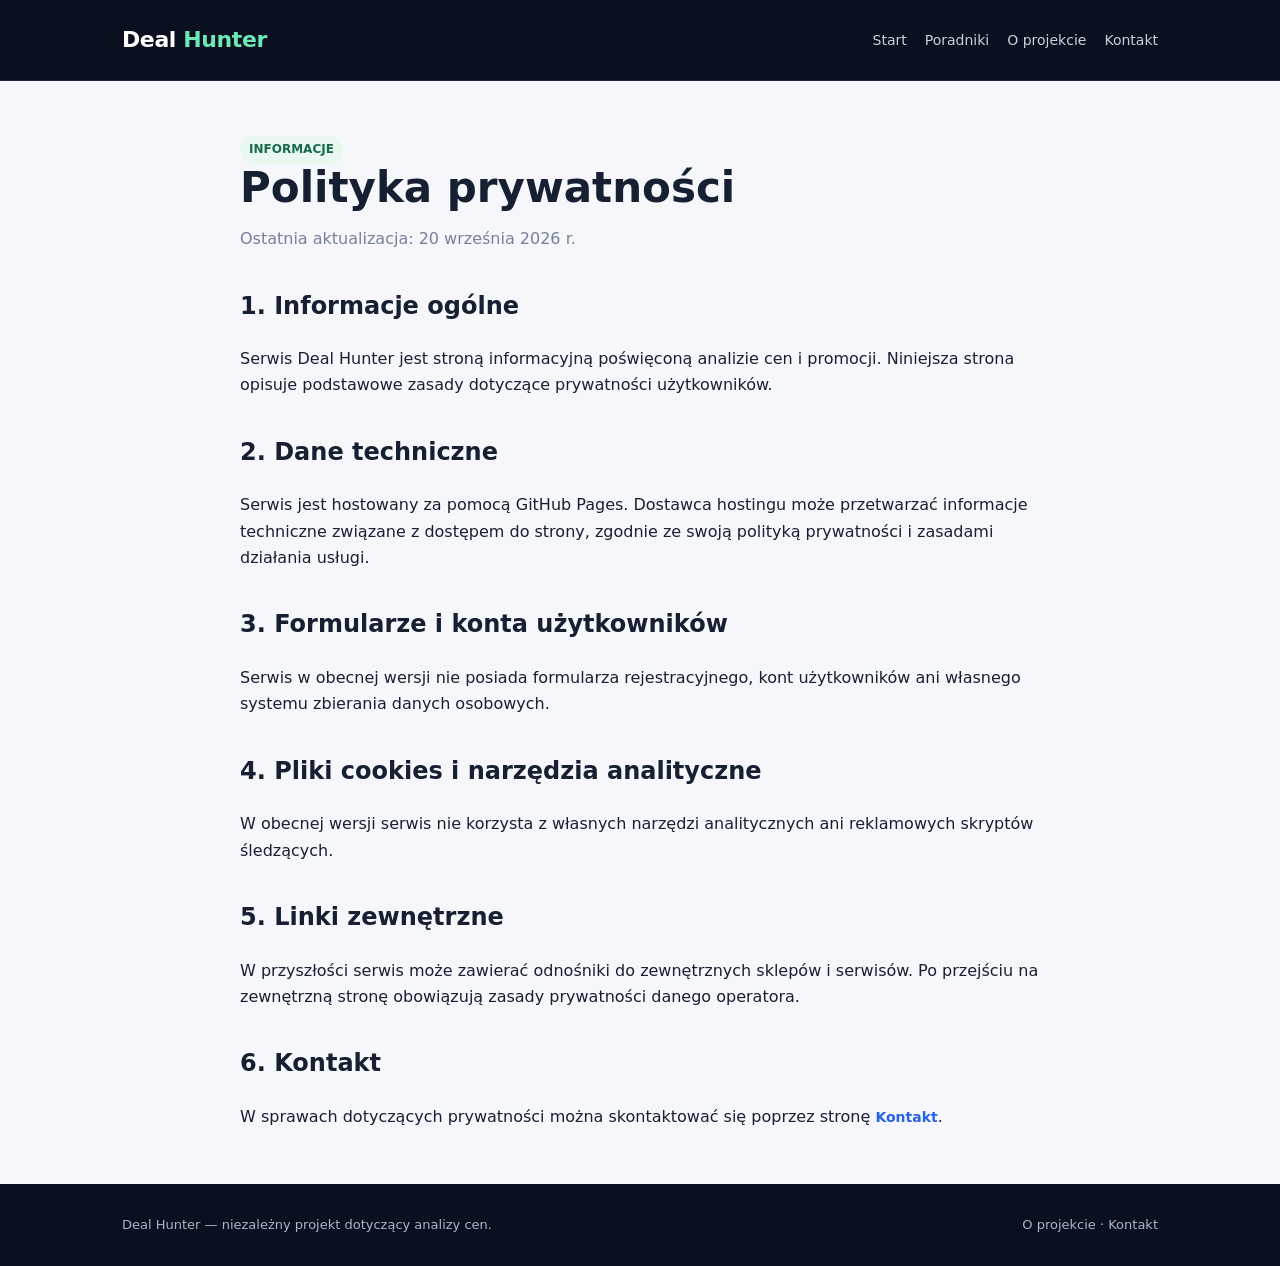
<file: polityka-prywatnosci.html>
<!doctype html><html lang="pl"><head><meta charset="utf-8"><meta name="viewport" content="width=device-width,initial-scale=1">
<title>Polityka prywatności — Deal Hunter</title><meta name="description" content="Polityka prywatności serwisu Deal Hunter.">
<link rel="stylesheet" href="style.css"></head><body>
<header><div class="wrap nav"><a class="brand" href="index.html">Deal <span>Hunter</span></a><nav><a href="index.html">Start</a><a href="index.html#articles">Poradniki</a><a href="o-projekcie.html">O projekcie</a><a href="kontakt.html">Kontakt</a></nav></div></header>
<main class="article"><span class="tag">INFORMACJE</span><h1>Polityka prywatności</h1><div class="meta">Ostatnia aktualizacja: 20 września 2026 r.</div>
<h2>1. Informacje ogólne</h2><p>Serwis Deal Hunter jest stroną informacyjną poświęconą analizie cen i promocji. Niniejsza strona opisuje podstawowe zasady dotyczące prywatności użytkowników.</p>
<h2>2. Dane techniczne</h2><p>Serwis jest hostowany za pomocą GitHub Pages. Dostawca hostingu może przetwarzać informacje techniczne związane z dostępem do strony, zgodnie ze swoją polityką prywatności i zasadami działania usługi.</p>
<h2>3. Formularze i konta użytkowników</h2><p>Serwis w obecnej wersji nie posiada formularza rejestracyjnego, kont użytkowników ani własnego systemu zbierania danych osobowych.</p>
<h2>4. Pliki cookies i narzędzia analityczne</h2><p>W obecnej wersji serwis nie korzysta z własnych narzędzi analitycznych ani reklamowych skryptów śledzących.</p>
<h2>5. Linki zewnętrzne</h2><p>W przyszłości serwis może zawierać odnośniki do zewnętrznych sklepów i serwisów. Po przejściu na zewnętrzną stronę obowiązują zasady prywatności danego operatora.</p>
<h2>6. Kontakt</h2><p>W sprawach dotyczących prywatności można skontaktować się poprzez stronę <a class="read" href="kontakt.html">Kontakt</a>.</p>
</main>
<footer><div class="wrap footerline"><span>Deal Hunter — niezależny projekt dotyczący analizy cen.</span><span><a href="o-projekcie.html">O projekcie</a> · <a href="kontakt.html">Kontakt</a></span></div></footer>
</body></html>
</file>
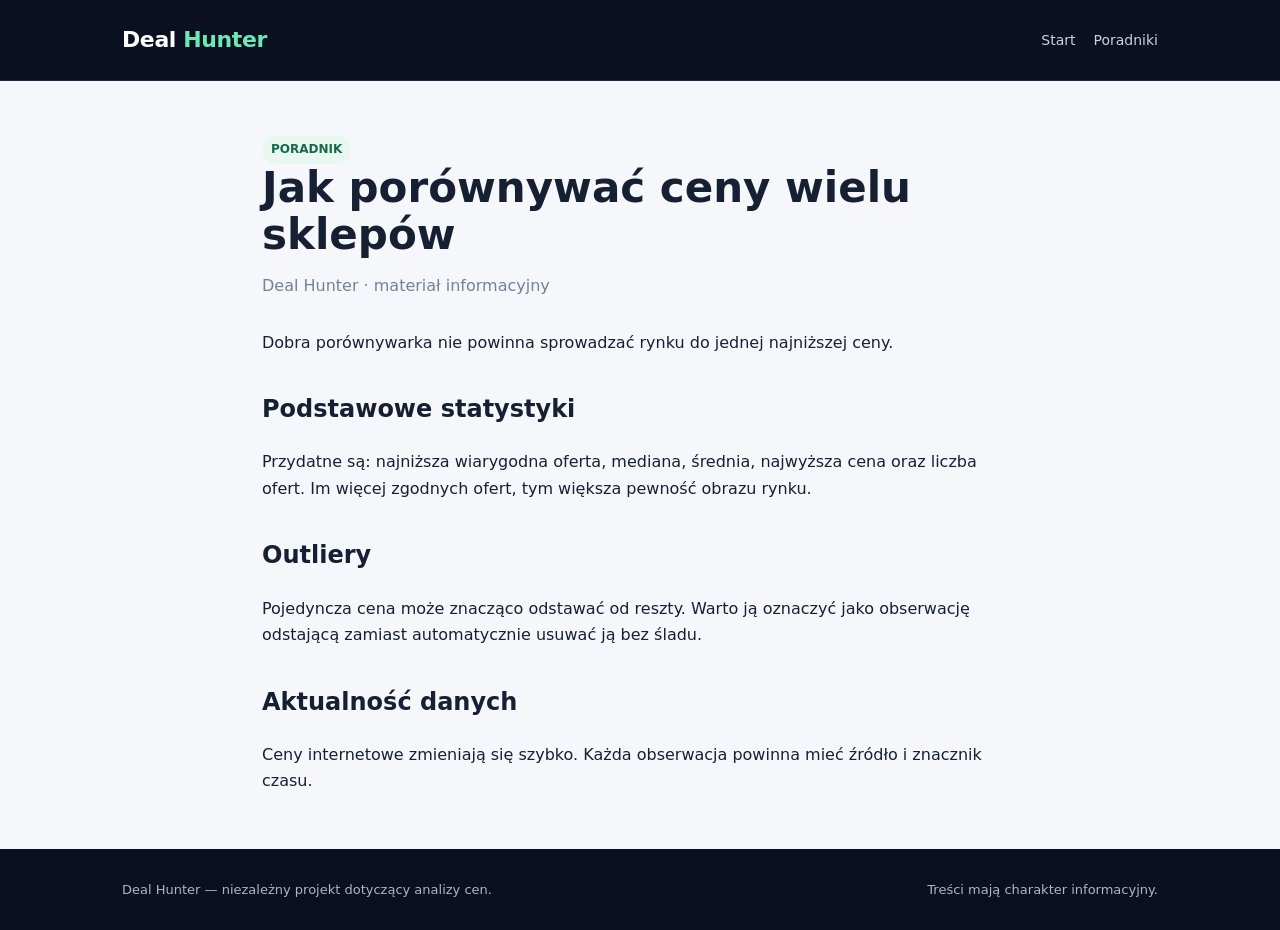
<file: porownanie-cen.html>
<!doctype html><html lang="pl"><head><meta charset="utf-8"><meta name="viewport" content="width=device-width,initial-scale=1">
<title>Jak porównywać ceny wielu sklepów — Deal Hunter</title><meta name="description" content="Deal Hunter — niezależny serwis o analizie promocji, cen i historii cen.">
<link rel="stylesheet" href="style.css"></head><body>
<header><div class="wrap nav"><a class="brand" href="index.html">Deal <span>Hunter</span></a><nav><a href="index.html">Start</a><a href="index.html#articles">Poradniki</a></nav></div></header>
<main class="wrap article"><span class="tag">PORADNIK</span><h1>Jak porównywać ceny wielu sklepów</h1><div class="meta">Deal Hunter · materiał informacyjny</div>Dobra porównywarka nie powinna sprowadzać rynku do jednej najniższej ceny.

<h2>Podstawowe statystyki</h2>
<p>Przydatne są: najniższa wiarygodna oferta, mediana, średnia, najwyższa cena oraz liczba ofert. Im więcej zgodnych ofert, tym większa pewność obrazu rynku.</p>
<h2>Outliery</h2>
<p>Pojedyncza cena może znacząco odstawać od reszty. Warto ją oznaczyć jako obserwację odstającą zamiast automatycznie usuwać ją bez śladu.</p>
<h2>Aktualność danych</h2>
<p>Ceny internetowe zmieniają się szybko. Każda obserwacja powinna mieć źródło i znacznik czasu.</p></main>
<footer><div class="wrap footerline"><span>Deal Hunter — niezależny projekt dotyczący analizy cen.</span><span>Treści mają charakter informacyjny.</span></div></footer>
</body></html>
</file>
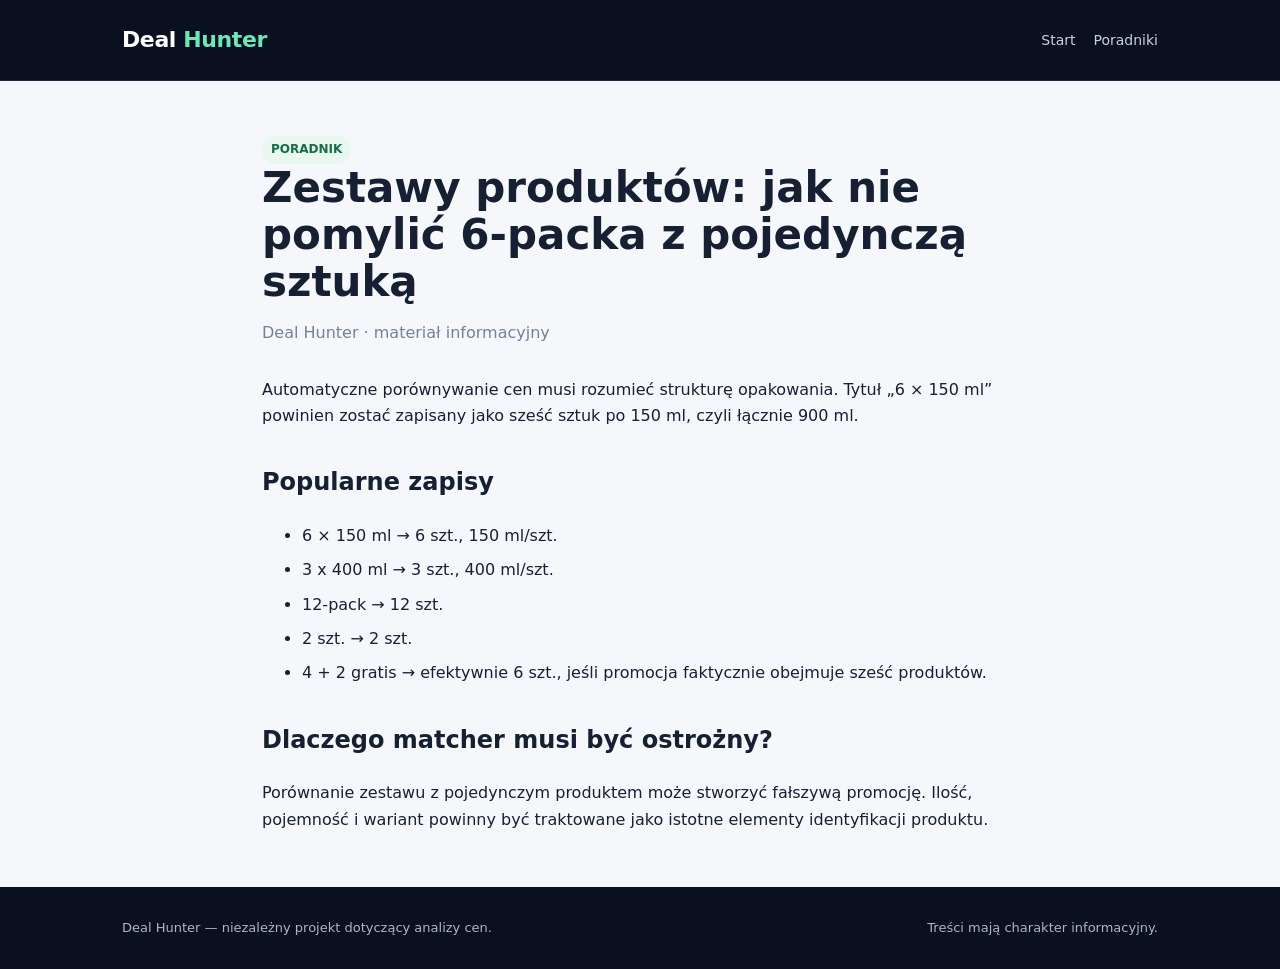
<file: zestawy-produktow.html>
<!doctype html><html lang="pl"><head><meta charset="utf-8"><meta name="viewport" content="width=device-width,initial-scale=1">
<title>Zestawy produktów: jak nie pomylić 6-packa z pojedynczą sztuką — Deal Hunter</title><meta name="description" content="Deal Hunter — niezależny serwis o analizie promocji, cen i historii cen.">
<link rel="stylesheet" href="style.css"></head><body>
<header><div class="wrap nav"><a class="brand" href="index.html">Deal <span>Hunter</span></a><nav><a href="index.html">Start</a><a href="index.html#articles">Poradniki</a></nav></div></header>
<main class="wrap article"><span class="tag">PORADNIK</span><h1>Zestawy produktów: jak nie pomylić 6-packa z pojedynczą sztuką</h1><div class="meta">Deal Hunter · materiał informacyjny</div>Automatyczne porównywanie cen musi rozumieć strukturę opakowania. Tytuł „6 × 150 ml” powinien zostać zapisany jako sześć sztuk po 150 ml, czyli łącznie 900 ml.

<h2>Popularne zapisy</h2>
<ul><li>6 × 150 ml → 6 szt., 150 ml/szt.</li><li>3 x 400 ml → 3 szt., 400 ml/szt.</li><li>12-pack → 12 szt.</li><li>2 szt. → 2 szt.</li><li>4 + 2 gratis → efektywnie 6 szt., jeśli promocja faktycznie obejmuje sześć produktów.</li></ul>
<h2>Dlaczego matcher musi być ostrożny?</h2>
<p>Porównanie zestawu z pojedynczym produktem może stworzyć fałszywą promocję. Ilość, pojemność i wariant powinny być traktowane jako istotne elementy identyfikacji produktu.</p></main>
<footer><div class="wrap footerline"><span>Deal Hunter — niezależny projekt dotyczący analizy cen.</span><span>Treści mają charakter informacyjny.</span></div></footer>
</body></html>
</file>
<file: style.css>
:root{--bg:#0b1020;--card:#121a2e;--muted:#9aa7bf;--text:#f4f7fb;--accent:#6ee7b7;--accent2:#60a5fa;--border:#25304a}
*{box-sizing:border-box}body{margin:0;font-family:Inter,system-ui,-apple-system,Segoe UI,Roboto,Arial,sans-serif;background:#f5f7fb;color:#172033;line-height:1.65}
a{color:inherit;text-decoration:none}.wrap{max-width:1080px;margin:auto;padding:0 22px}
header{background:var(--bg);color:white;padding:22px 0;position:sticky;top:0;z-index:10;border-bottom:1px solid #1e2941}
.nav{display:flex;align-items:center;justify-content:space-between;gap:20px}.brand{font-weight:800;font-size:22px;letter-spacing:-.4px}.brand span{color:var(--accent)}
nav{display:flex;gap:18px;font-size:14px;color:#c8d1e3}nav a:hover{color:white}
.hero{background:linear-gradient(135deg,#0b1020,#16233d);color:white;padding:76px 0 68px}.hero h1{font-size:52px;line-height:1.05;margin:0 0 18px;letter-spacing:-1.8px}.hero p{max-width:720px;color:#c9d4e8;font-size:18px;margin:0 0 28px}
.badges{display:flex;gap:10px;flex-wrap:wrap}.badge{border:1px solid #33415f;background:#18233b;color:#dce6f5;border-radius:999px;padding:7px 12px;font-size:13px}
.section{padding:52px 0}.section h2{font-size:30px;margin:0 0 10px;letter-spacing:-.5px}.lead{color:#65728a;margin:0 0 28px}
.grid{display:grid;grid-template-columns:repeat(2,minmax(0,1fr));gap:18px}.card{background:white;border:1px solid #e3e8f0;border-radius:16px;padding:24px;box-shadow:0 8px 25px rgba(20,35,65,.05)}.card h3{margin:0 0 9px;font-size:20px}.card p{color:#66738a;margin:0 0 15px}.tag{display:inline-block;background:#e8f8f1;color:#176b4c;border-radius:999px;padding:4px 9px;font-size:12px;font-weight:700}.read{color:#2563eb;font-weight:700;font-size:14px}
.article{max-width:800px;margin:54px auto}.article h1{font-size:42px;line-height:1.12;margin:0 0 15px}.article .meta{color:#758198;margin-bottom:30px}.article h2{margin-top:34px}.article li{margin:8px 0}
.note{background:#eef6ff;border-left:4px solid var(--accent2);padding:15px 18px;border-radius:8px;margin:24px 0}
footer{background:var(--bg);color:#aab6ca;padding:30px 0;margin-top:40px;font-size:13px}.footerline{display:flex;justify-content:space-between;gap:20px;flex-wrap:wrap}
@media(max-width:760px){.grid{grid-template-columns:1fr}.hero h1{font-size:39px}nav{display:none}.article h1{font-size:34px}}
</file>
